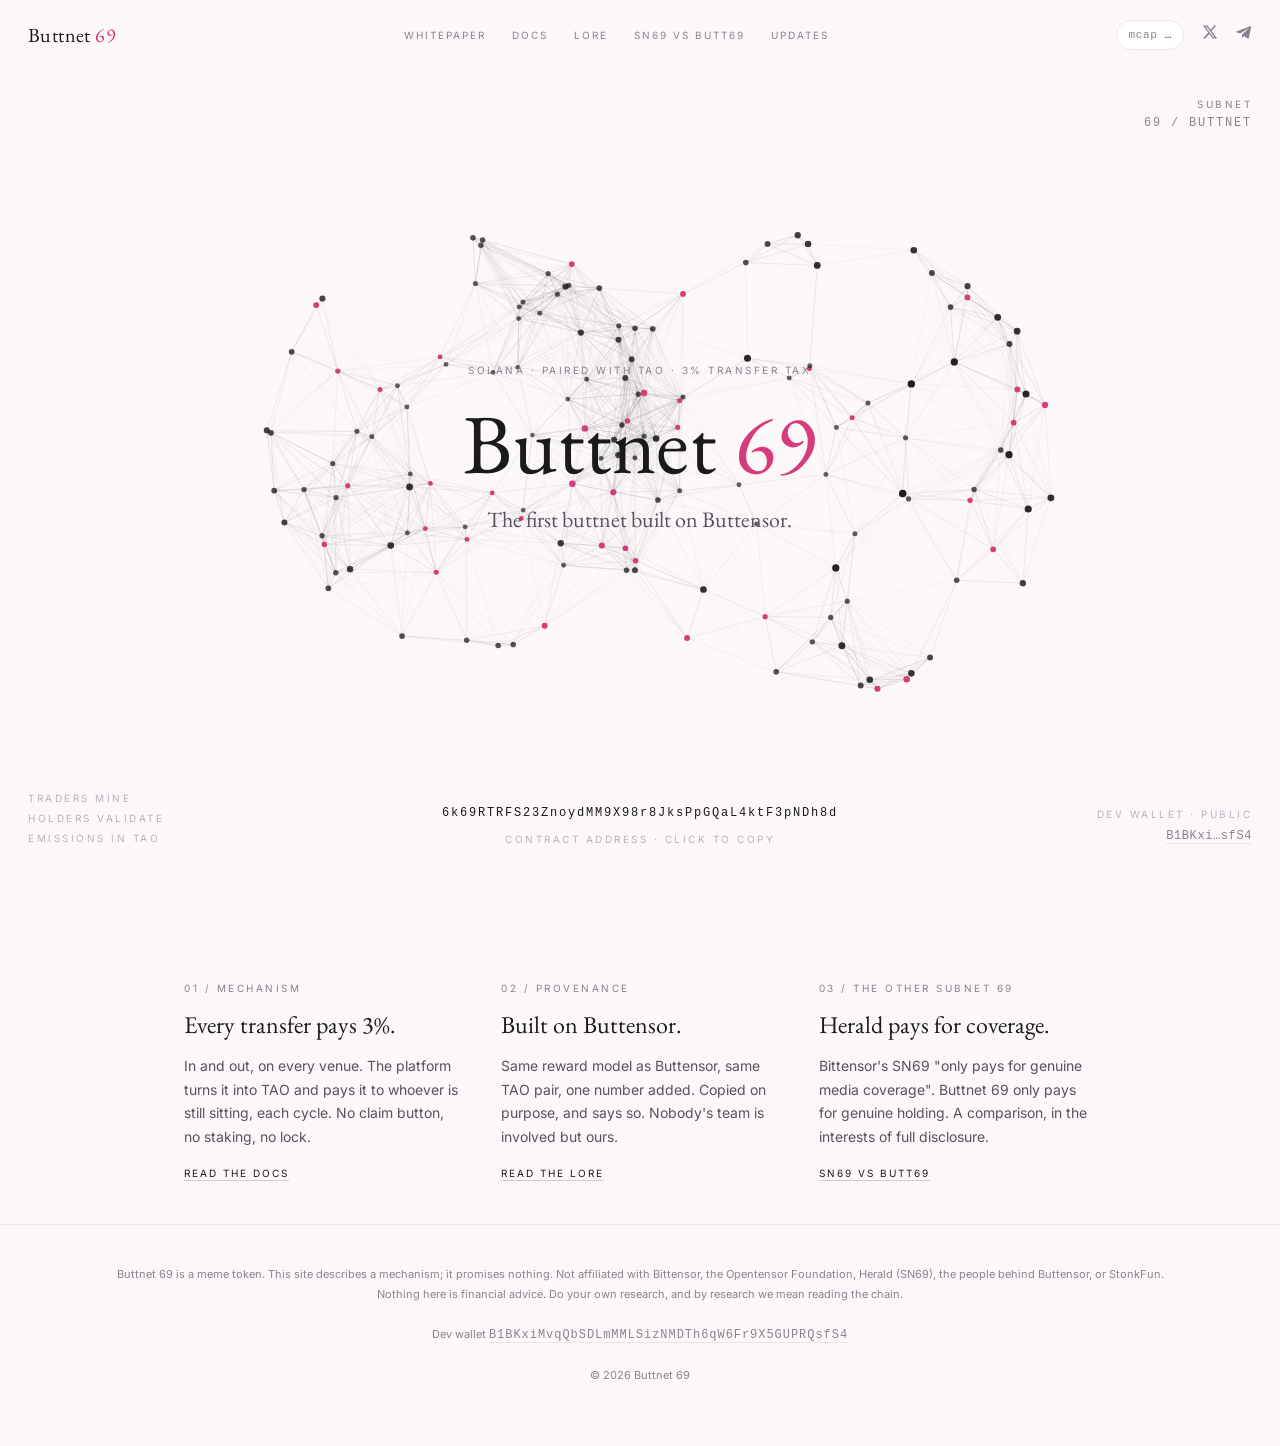
<file: index.html>
<!doctype html>
<html lang="en">
<head>
<meta charset="utf-8"><meta name="viewport" content="width=device-width, initial-scale=1">
<title>Buttnet 69</title>
<meta name="description" content="Buttnet 69 — the first buttnet built on Buttensor. $BUTT69 on Solana, paired with TAO. 3% transfer tax, paid out to holders in TAO.">
<meta property="og:title" content="Buttnet 69"><meta property="og:description" content="The first buttnet built on Buttensor. Traders mine. Holders validate. Emissions in TAO."><meta property="og:image" content="https://buttnet69.fun/banner-1500x500.png"><meta property="og:url" content="https://buttnet69.fun/"><meta name="twitter:card" content="summary_large_image">
<link rel="icon" href="logo-512.png"><link rel="stylesheet" href="style.css">
<style>
.hero{position:relative;width:100%;height:100vh;min-height:640px;overflow:hidden;display:flex;align-items:center;justify-content:center}
canvas#net{position:absolute;inset:0;width:100%;height:100%}
.hero .top-right{position:absolute;top:96px;right:28px;text-align:right}
.hero .top-right .v{font-family:var(--mono);font-size:12px;letter-spacing:.15em;color:var(--mut)}
.hero .centre{position:relative;text-align:center;pointer-events:none}
.hero h1{font-family:var(--serif);font-weight:400;font-size:clamp(44px,7vw,84px);letter-spacing:.01em;margin:0;line-height:1;color:var(--ink)}
.hero h1 span{color:var(--pink)}
.hero .tag{font-family:var(--serif);font-size:clamp(17px,2.2vw,22px);color:#5a5060;margin:16px 0 0}
.hero .big{display:none;margin-top:34px}
.hero .big .lbl{font-size:10px;letter-spacing:.3em;text-transform:uppercase;color:var(--mut);margin-bottom:6px}
.hero .big .num{font-family:var(--serif);font-size:clamp(44px,7vw,80px);line-height:1;color:var(--pink);font-variant-numeric:tabular-nums;letter-spacing:.02em}
.hero .big .num span{color:var(--mut2);font-size:.45em;margin:0 .1em}
.hero .bottom{position:absolute;bottom:52px;left:0;right:0;text-align:center}
.hero .ca{font-family:var(--mono);font-size:12px;letter-spacing:.15em;color:var(--mut);user-select:all;cursor:text}
.hero .ca.live{color:var(--ink);cursor:pointer}
.hero .cd{font-size:10px;letter-spacing:.25em;text-transform:uppercase;color:var(--mut2);margin-top:8px}
.hero .bl{position:absolute;bottom:52px;left:28px}
.hero .br{position:absolute;bottom:52px;right:28px;text-align:right}
.hero .mini{font-size:10px;letter-spacing:.25em;text-transform:uppercase;color:var(--mut2);line-height:2}
.below{max-width:960px;margin:0 auto;padding:80px 24px 40px;display:grid;grid-template-columns:repeat(auto-fit,minmax(260px,1fr));gap:40px}
.below h3{font-family:var(--serif);font-weight:400;font-size:24px;margin:8px 0 8px}
.below p{color:#5a5060;font-size:14px;margin:0 0 10px}
.below a.more{font-size:10px;letter-spacing:.2em;text-transform:uppercase;border-bottom:1px solid rgba(26,26,26,.2);padding-bottom:1px}
@media(max-width:820px){.hero .top-right,.hero .bl,.hero .br{display:none}}
</style>
</head>
<body>
<div class="hero">
  <canvas id="net"></canvas>
  <div class="top-right"><div class="label">Subnet</div><div class="v">69 / BUTTNET</div></div>
  <div class="centre">
    <div class="label" style="margin-bottom:22px">Solana · paired with TAO · 3% transfer tax</div>
    <h1>Buttnet <span>69</span></h1>
    <p class="tag">The first buttnet built on Buttensor.</p>
    <div class="big" id="big"><div class="lbl">Buttnet 69 registers in</div><div class="num" id="bignum"></div></div>
  </div>
  <div class="bl"><div class="mini">Traders mine<br>Holders validate<br>Emissions in TAO</div></div>
  <div class="br"><div class="mini">Dev wallet · public<br><a class="mono" style="letter-spacing:.05em;text-transform:none;color:var(--mut);border-bottom:1px solid var(--line)" id="devshort" target="_blank" rel="noopener"></a></div></div>
  <div class="bottom"><div class="ca" id="ca" onclick="copyCA(this)"></div><div class="cd" id="cd"></div></div>
</div>

<section class="below">
  <div><div class="label">01 / Mechanism</div><h3>Every transfer pays 3%.</h3><p>In and out, on every venue. The platform turns it into TAO and pays it to whoever is still sitting, each cycle. No claim button, no staking, no lock.</p><a class="more" href="docs.html">Read the docs</a></div>
  <div><div class="label">02 / Provenance</div><h3>Built on Buttensor.</h3><p>Same reward model as Buttensor, same TAO pair, one number added. Copied on purpose, and says so. Nobody's team is involved but ours.</p><a class="more" href="lore.html">Read the lore</a></div>
  <div><div class="label">03 / The other Subnet 69</div><h3>Herald pays for coverage.</h3><p>Bittensor's SN69 "only pays for genuine media coverage". Buttnet 69 only pays for genuine holding. A comparison, in the interests of full disclosure.</p><a class="more" href="vs.html">SN69 vs BUTT69</a></div>
</section>

<script src="site.js?v=4"></script>
<script>
header("");footer();
const ds=document.getElementById("devshort");ds.textContent=CFG.DEV_WALLET.slice(0,6)+"…"+CFG.DEV_WALLET.slice(-4);ds.href="https://solscan.io/account/"+CFG.DEV_WALLET;
(function(){
  const ca=document.getElementById("ca"),cd=document.getElementById("cd");
  if(CFG.MINT){ca.textContent=CFG.MINT;ca.classList.add("live");cd.textContent="contract address · click to copy";}
  else if(!CFG.LAUNCH_UTC){ca.textContent="ca posted here, on x and in the telegram";cd.textContent="registration date announced on x and in the telegram first · nowhere else";
    const big=document.getElementById("big"),bn=document.getElementById("bignum");big.style.display="block";big.querySelector(".lbl").textContent="Buttnet 69 registers";bn.textContent="soon";}
  else{const t=new Date(CFG.LAUNCH_UTC);ca.textContent="ca posted here, on x and in the telegram";cd.textContent="nowhere else";
    const big=document.getElementById("big"),bn=document.getElementById("bignum");big.style.display="block";
    const p2=n=>String(n).padStart(2,'0');
    const tick=()=>{const ms=t-Date.now();if(ms<=0){big.querySelector(".lbl").textContent="Buttnet 69 is registering";bn.innerHTML="now";cd.textContent="check x and the telegram for the ca";return;}const h=Math.floor(ms/36e5),m=Math.floor(ms%36e5/6e4),s=Math.floor(ms%6e4/1e3);bn.innerHTML=`${p2(h)}<span>h</span>${p2(m)}<span>m</span>${p2(s)}<span>s</span>`;};tick();setInterval(tick,1000);}
})();
/* node graph — two lobes of points on a slowly rotating sphere, edges by proximity */
(function(){
  const c=document.getElementById("net"),x=c.getContext("2d");let W,H,DPR;
  function size(){DPR=Math.min(devicePixelRatio||1,2);W=c.clientWidth;H=c.clientHeight;c.width=W*DPR;c.height=H*DPR;x.setTransform(DPR,0,0,DPR,0,0);}
  size();addEventListener("resize",size);
  const N=150,pts=[];
  for(let i=0;i<N;i++){const u=Math.random(),v=Math.random(),th=2*Math.PI*u,ph=Math.acos(2*v-1);
    const lobe=i%2?-1:1;const r=1;pts.push({x:r*Math.sin(ph)*Math.cos(th)*0.72+lobe*0.62,y:r*Math.sin(ph)*Math.sin(th)*0.78+0.05,z:r*Math.cos(ph)*0.72,p:Math.random()*6.28});}
  let mx=0,my=0;addEventListener("mousemove",e=>{mx=(e.clientX/W-.5)*2;my=(e.clientY/H-.5)*2;});
  let a=0;
  function draw(){a+=0.0028;const R=Math.min(W,H)*0.30,cx=W/2,cy=H/2-10;const ry=a+mx*0.4,rx=0.3+my*0.25;
    const P=pts.map(p=>{let X=p.x,Y=p.y,Z=p.z;let X2=X*Math.cos(ry)+Z*Math.sin(ry),Z2=-X*Math.sin(ry)+Z*Math.cos(ry);let Y2=Y*Math.cos(rx)-Z2*Math.sin(rx),Z3=Y*Math.sin(rx)+Z2*Math.cos(rx);const d=1/(1+Z3*0.45);return{sx:cx+X2*R*d,sy:cy+Y2*R*d,d,z:Z3,p:p.p};});
    x.clearRect(0,0,W,H);
    for(let i=0;i<N;i++)for(let j=i+1;j<N;j++){const A=P[i],B=P[j],dx=A.sx-B.sx,dy=A.sy-B.sy,dd=dx*dx+dy*dy;if(dd<(R*0.42)**2){const t=1-Math.sqrt(dd)/(R*0.42);x.strokeStyle=`rgba(26,26,26,${0.05+t*0.16})`;x.lineWidth=0.6;x.beginPath();x.moveTo(A.sx,A.sy);x.lineTo(B.sx,B.sy);x.stroke();}}
    for(const p of P){const s=1.2+p.d*1.6;const pulse=0.5+0.5*Math.sin(a*6+p.p);x.fillStyle=pulse>0.85?"#d63c7c":`rgba(26,26,26,${0.35+p.d*0.4})`;x.beginPath();x.arc(p.sx,p.sy,s,0,6.28);x.fill();}
    requestAnimationFrame(draw);}
  draw();
})();
</script>
</body>
</html>
</file>
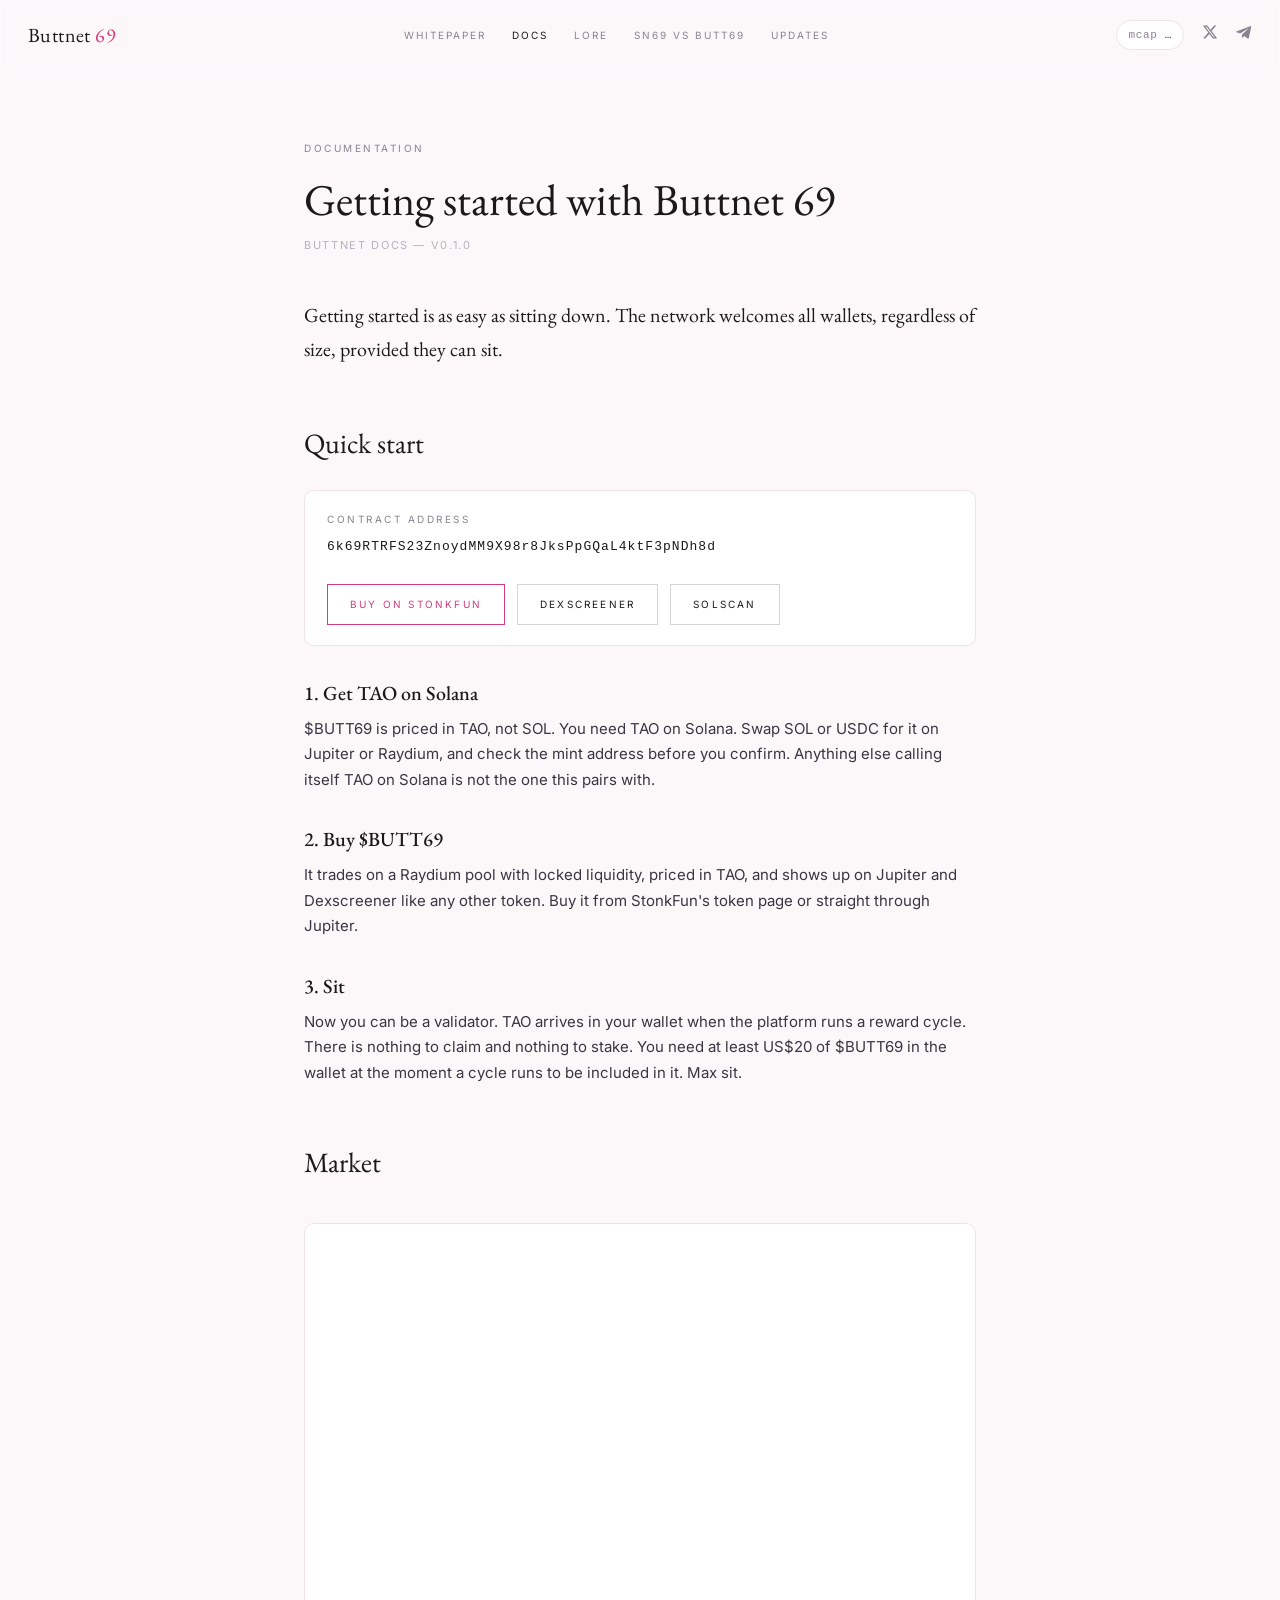
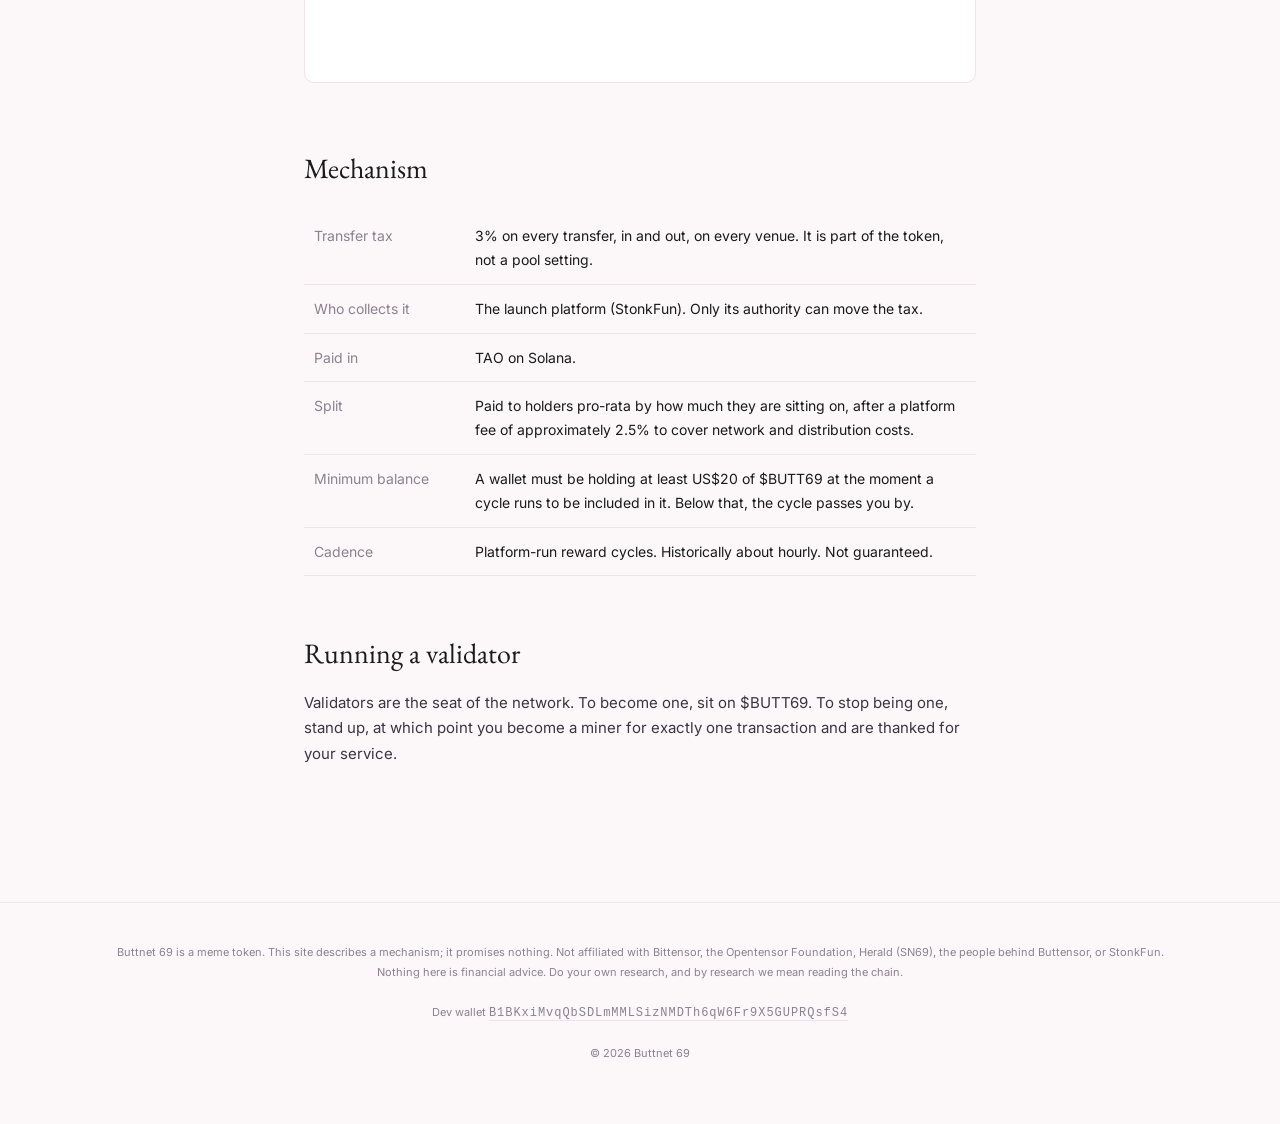
<file: docs.html>
<!doctype html>
<html lang="en">
<head>
<meta charset="utf-8"><meta name="viewport" content="width=device-width, initial-scale=1">
<title>Docs — Buttnet 69</title>
<link rel="icon" href="logo-512.png"><link rel="stylesheet" href="style.css">
<style>
details{border-bottom:1px solid var(--line);padding:14px 0}summary{cursor:pointer;font-family:var(--serif);font-size:18px;list-style:none}summary::-webkit-details-marker{display:none}
details p{margin:10px 0 0}
.stat{display:grid;grid-template-columns:repeat(auto-fit,minmax(140px,1fr));gap:12px;margin:18px 0}
.stat div{background:#fff;border:1px solid var(--line);border-radius:8px;padding:12px 14px}
.stat b{display:block;font-family:var(--serif);font-size:22px;font-weight:400}.stat span{font-size:10px;letter-spacing:.2em;text-transform:uppercase;color:var(--mut)}
iframe.chart{width:100%;height:460px;border:1px solid var(--line);border-radius:10px;background:#fff}
</style>
</head>
<body>
<main class="page">
  <div class="label kicker">Documentation</div>
  <h1>Getting started with Buttnet 69</h1>
  <div class="byline">Buttnet Docs — v0.1.0</div>

  <p class="lead">Getting started is as easy as sitting down. The network welcomes all wallets, regardless of size, provided they can sit.</p>

  <h2>Quick start</h2>
  <div class="box">
    <div class="label" style="margin-bottom:8px">Contract address</div>
    <div class="mono" id="ca" style="font-size:13px;user-select:all;word-break:break-all"></div>
    <div class="btnrow" id="btns"></div>
  </div>
  <h3>1. Get TAO on Solana</h3>
  <p>$BUTT69 is priced in TAO, not SOL. You need TAO on Solana. Swap SOL or USDC for it on Jupiter or Raydium, and check the mint address before you confirm. Anything else calling itself TAO on Solana is not the one this pairs with.</p>
  <h3>2. Buy $BUTT69</h3>
  <p>It trades on a Raydium pool with locked liquidity, priced in TAO, and shows up on Jupiter and Dexscreener like any other token. Buy it from StonkFun's token page or straight through Jupiter.</p>
  <h3>3. Sit</h3>
  <p>Now you can be a validator. TAO arrives in your wallet when the platform runs a reward cycle. There is nothing to claim and nothing to stake. You need at least US$20 of $BUTT69 in the wallet at the moment a cycle runs to be included in it. Max sit.</p>

  <h2>Market</h2>
  <div class="stat" id="stats"></div>
  <div id="chart"></div>

  <h2>Mechanism</h2>
  <table>
    <tr><td>Transfer tax</td><td>3% on every transfer, in and out, on every venue. It is part of the token, not a pool setting.</td></tr>
    <tr><td>Who collects it</td><td>The launch platform (StonkFun). Only its authority can move the tax.</td></tr>
    <tr><td>Paid in</td><td>TAO on Solana.</td></tr>
    <tr><td>Split</td><td>Paid to holders pro-rata by how much they are sitting on, after a platform fee of approximately 2.5% to cover network and distribution costs.</td></tr>
    <tr><td>Minimum balance</td><td>A wallet must be holding at least US$20 of $BUTT69 at the moment a cycle runs to be included in it. Below that, the cycle passes you by.</td></tr>
    <tr><td>Cadence</td><td>Platform-run reward cycles. Historically about hourly. Not guaranteed.</td></tr>
  </table>

  <h2>Running a validator</h2>
  <p>Validators are the seat of the network. To become one, sit on $BUTT69. To stop being one, stand up, at which point you become a miner for exactly one transaction and are thanked for your service.</p>

</main>
<script src="site.js?v=4"></script>
<script>
header("docs");footer();
const ca=document.getElementById("ca"),btns=document.getElementById("btns");
if(CFG.MINT){ca.textContent=CFG.MINT;
  btns.innerHTML=`<a class="btn pink" href="https://www.stonkfun.xyz/token/${CFG.MINT}" target="_blank" rel="noopener">Buy on StonkFun</a><a class="btn" href="https://dexscreener.com/solana/${CFG.MINT}" target="_blank" rel="noopener">Dexscreener</a><a class="btn" href="https://solscan.io/token/${CFG.MINT}" target="_blank" rel="noopener">Solscan</a>`;
  document.getElementById("chart").innerHTML=`<iframe class="chart" src="https://dexscreener.com/solana/${CFG.MINT}?embed=1&theme=light&trades=0&info=0" loading="lazy"></iframe>`;
  fetch(`https://api.dexscreener.com/latest/dex/tokens/${CFG.MINT}`).then(r=>r.json()).then(d=>{
    const ps=(d.pairs||[]).filter(p=>p.chainId==="solana").sort((a,b)=>((b.liquidity||{}).usd||0)-((a.liquidity||{}).usd||0));
    if(!ps.length){document.getElementById("stats").innerHTML='<div><b>—</b><span>indexing</span></div>';return;}
    const p=ps[0],vol=ps.reduce((s,x)=>s+((x.volume||{}).h24||0),0);
    document.getElementById("stats").innerHTML=`<div><b>$${Number(p.priceUsd).toPrecision(3)}</b><span>price</span></div><div><b>${fmt(p.marketCap||p.fdv)}</b><span>market cap</span></div><div><b>${fmt((p.liquidity||{}).usd)}</b><span>liquidity</span></div><div><b>${fmt(vol)}</b><span>24h volume</span></div>`;
  }).catch(()=>{});
} else {
  ca.textContent="posted at launch — here, on x and in the telegram";
  btns.innerHTML=`<a class="btn" href="${CFG.TG}" target="_blank" rel="noopener">Telegram</a><a class="btn" href="${CFG.X}" target="_blank" rel="noopener">X</a>`;
  document.getElementById("stats").innerHTML='<div><b>—</b><span>pre-launch</span></div>';
  document.getElementById("chart").innerHTML='<p class="fine">Chart appears when the pair is live.</p>';
}
</script>
</body>
</html>
</file>
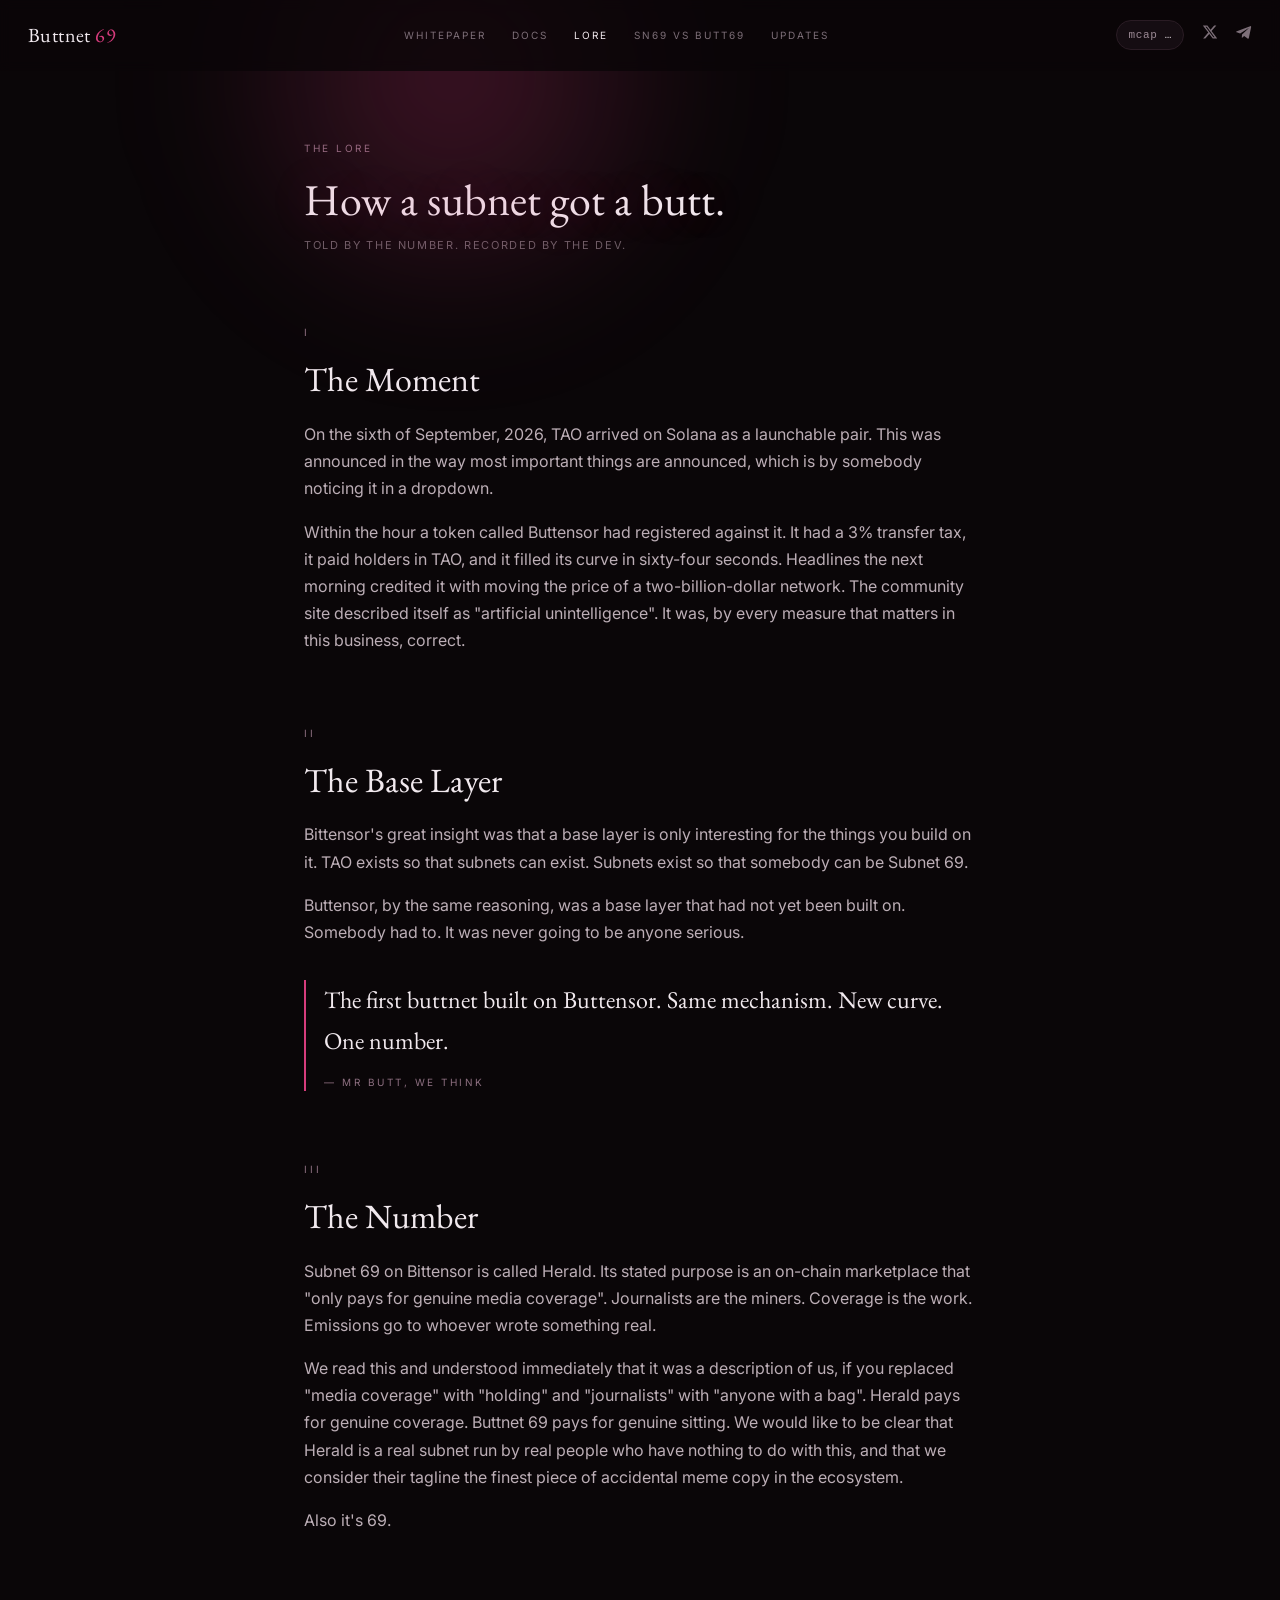
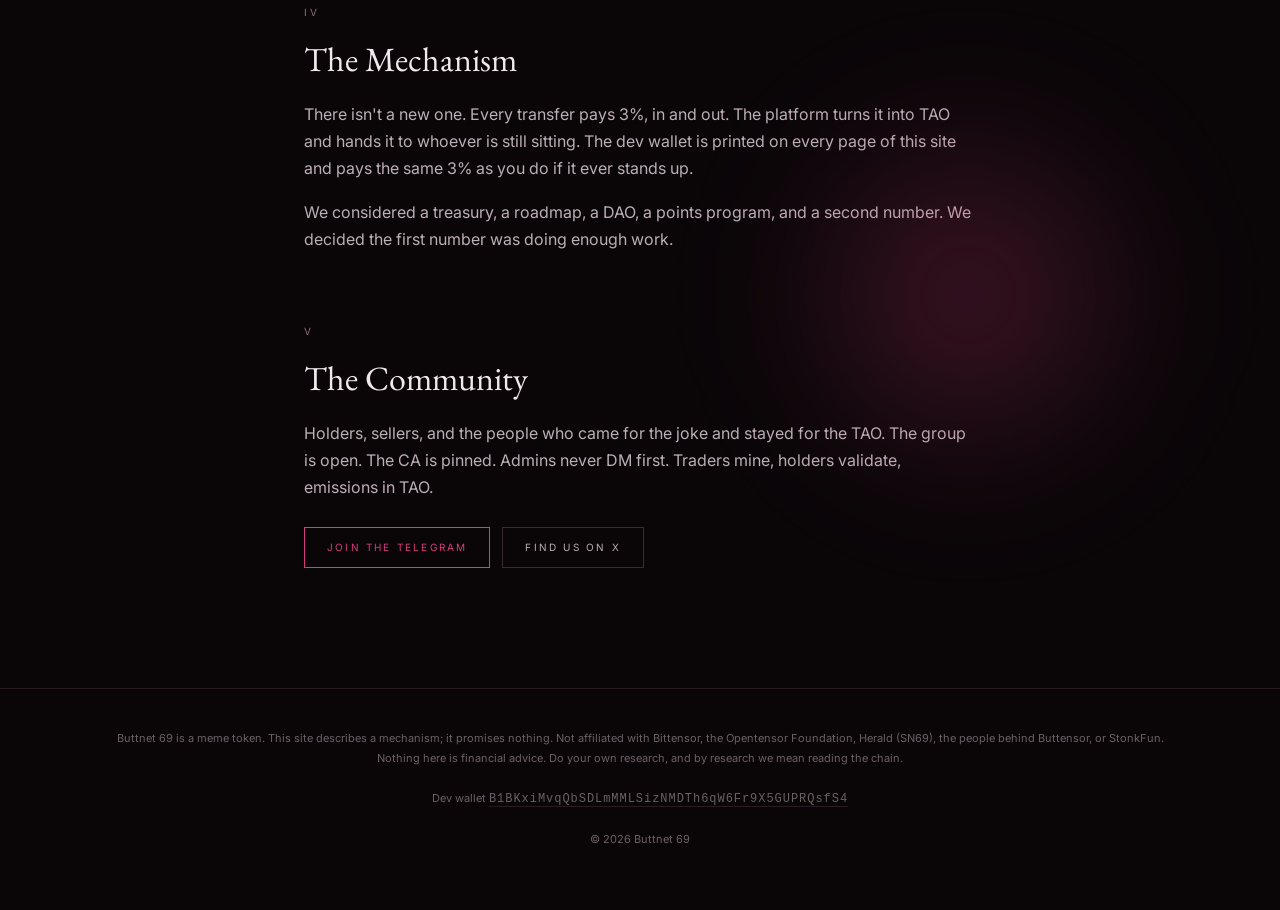
<file: lore.html>
<!doctype html>
<html lang="en">
<head>
<meta charset="utf-8"><meta name="viewport" content="width=device-width, initial-scale=1">
<title>The Lore — Buttnet 69</title>
<link rel="icon" href="logo-512.png"><link rel="stylesheet" href="style.css">
<style>
.lore{position:relative;overflow:hidden}
.lore .page h2{font-size:34px;margin-top:70px}
.lore .page h2 small{display:block;font-family:var(--sans);font-size:10px;letter-spacing:.3em;text-transform:uppercase;color:#8d6f80;margin-bottom:10px}
.lore .page p{font-size:16px}
.pull{font-family:var(--serif);font-size:24px;color:#f1e9ee;border-left:2px solid var(--pink);padding-left:18px;margin:34px 0}
</style>
</head>
<body class="dark">
<div class="lore">
<div class="amb" style="top:-8%;left:15%;width:520px;height:520px"></div>
<div class="amb" style="bottom:8%;right:8%;width:420px;height:420px"></div>
<main class="page">
  <div class="label kicker">The Lore</div>
  <h1 class="glow">How a subnet got a butt.</h1>
  <div class="byline" style="color:#6b5f66">Told by the number. Recorded by the dev.</div>

  <h2><small>I</small>The Moment</h2>
  <p>On the sixth of September, 2026, TAO arrived on Solana as a launchable pair. This was announced in the way most important things are announced, which is by somebody noticing it in a dropdown.</p>
  <p>Within the hour a token called Buttensor had registered against it. It had a 3% transfer tax, it paid holders in TAO, and it filled its curve in sixty-four seconds. Headlines the next morning credited it with moving the price of a two-billion-dollar network. The community site described itself as "artificial unintelligence". It was, by every measure that matters in this business, correct.</p>

  <h2><small>II</small>The Base Layer</h2>
  <p>Bittensor's great insight was that a base layer is only interesting for the things you build on it. TAO exists so that subnets can exist. Subnets exist so that somebody can be Subnet 69.</p>
  <p>Buttensor, by the same reasoning, was a base layer that had not yet been built on. Somebody had to. It was never going to be anyone serious.</p>
  <div class="pull">The first buttnet built on Buttensor. Same mechanism. New curve. One number.<div class="label" style="margin-top:12px;color:#8d6f80">— Mr Butt, we think</div></div>

  <h2><small>III</small>The Number</h2>
  <p>Subnet 69 on Bittensor is called Herald. Its stated purpose is an on-chain marketplace that "only pays for genuine media coverage". Journalists are the miners. Coverage is the work. Emissions go to whoever wrote something real.</p>
  <p>We read this and understood immediately that it was a description of us, if you replaced "media coverage" with "holding" and "journalists" with "anyone with a bag". Herald pays for genuine coverage. Buttnet 69 pays for genuine sitting. We would like to be clear that Herald is a real subnet run by real people who have nothing to do with this, and that we consider their tagline the finest piece of accidental meme copy in the ecosystem.</p>
  <p>Also it's 69.</p>

  <h2><small>IV</small>The Mechanism</h2>
  <p>There isn't a new one. Every transfer pays 3%, in and out. The platform turns it into TAO and hands it to whoever is still sitting. The dev wallet is printed on every page of this site and pays the same 3% as you do if it ever stands up.</p>
  <p>We considered a treasury, a roadmap, a DAO, a points program, and a second number. We decided the first number was doing enough work.</p>

  <h2><small>V</small>The Community</h2>
  <p>Holders, sellers, and the people who came for the joke and stayed for the TAO. The group is open. The CA is pinned. Admins never DM first. Traders mine, holders validate, emissions in TAO.</p>
  <div class="btnrow"><a class="btn pink" id="tgbtn" target="_blank" rel="noopener">Join the Telegram</a><a class="btn" id="xbtn" target="_blank" rel="noopener" style="color:#bcaeb6;border-color:#3a2a33">Find us on X</a></div>
</main>
</div>
<script src="site.js?v=4"></script><script>header("lore");footer();document.getElementById("tgbtn").href=CFG.TG;document.getElementById("xbtn").href=CFG.X;</script>
</body>
</html>
</file>
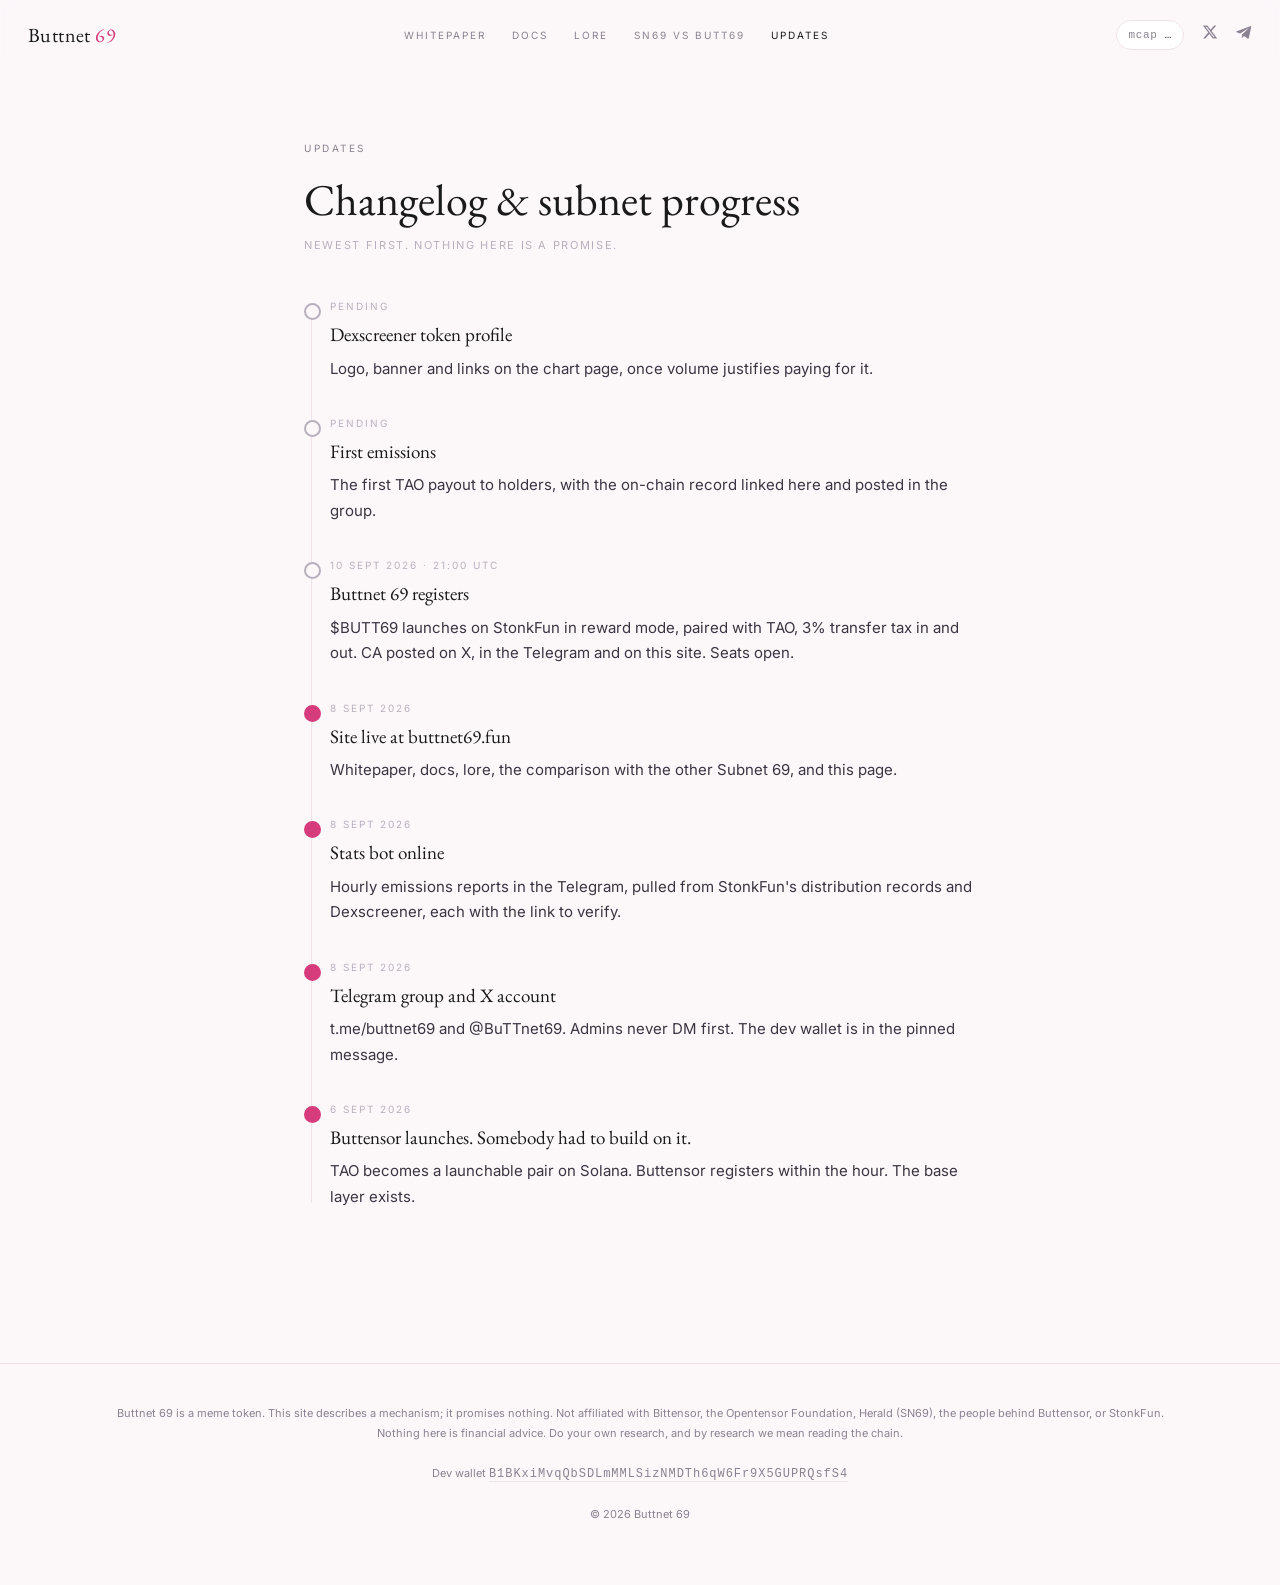
<file: updates.html>
<!doctype html>
<html lang="en">
<head>
<meta charset="utf-8"><meta name="viewport" content="width=device-width, initial-scale=1">
<title>Updates — Buttnet 69</title>
<link rel="icon" href="logo-512.png"><link rel="stylesheet" href="style.css">
</head>
<body>
<main class="page">
  <div class="label kicker">Updates</div>
  <h1>Changelog &amp; subnet progress</h1>
  <div class="byline">Newest first. Nothing here is a promise.</div>

  <div class="tl">
    <div class="it todo"><div class="d">Pending</div><div class="t">Dexscreener token profile</div><p>Logo, banner and links on the chart page, once volume justifies paying for it.</p></div>
    <div class="it todo"><div class="d">Pending</div><div class="t">First emissions</div><p>The first TAO payout to holders, with the on-chain record linked here and posted in the group.</p></div>
    <div class="it todo"><div class="d">10 Sept 2026 · 21:00 UTC</div><div class="t">Buttnet 69 registers</div><p>$BUTT69 launches on StonkFun in reward mode, paired with TAO, 3% transfer tax in and out. CA posted on X, in the Telegram and on this site. Seats open.</p></div>
    <div class="it done"><div class="d">8 Sept 2026</div><div class="t">Site live at buttnet69.fun</div><p>Whitepaper, docs, lore, the comparison with the other Subnet 69, and this page.</p></div>
    <div class="it done"><div class="d">8 Sept 2026</div><div class="t">Stats bot online</div><p>Hourly emissions reports in the Telegram, pulled from StonkFun's distribution records and Dexscreener, each with the link to verify.</p></div>
    <div class="it done"><div class="d">8 Sept 2026</div><div class="t">Telegram group and X account</div><p>t.me/buttnet69 and @BuTTnet69. Admins never DM first. The dev wallet is in the pinned message.</p></div>
    <div class="it done"><div class="d">6 Sept 2026</div><div class="t">Buttensor launches. Somebody had to build on it.</div><p>TAO becomes a launchable pair on Solana. Buttensor registers within the hour. The base layer exists.</p></div>
  </div>
</main>
<script src="site.js?v=4"></script><script>header("updates");footer();</script>
</body>
</html>
</file>
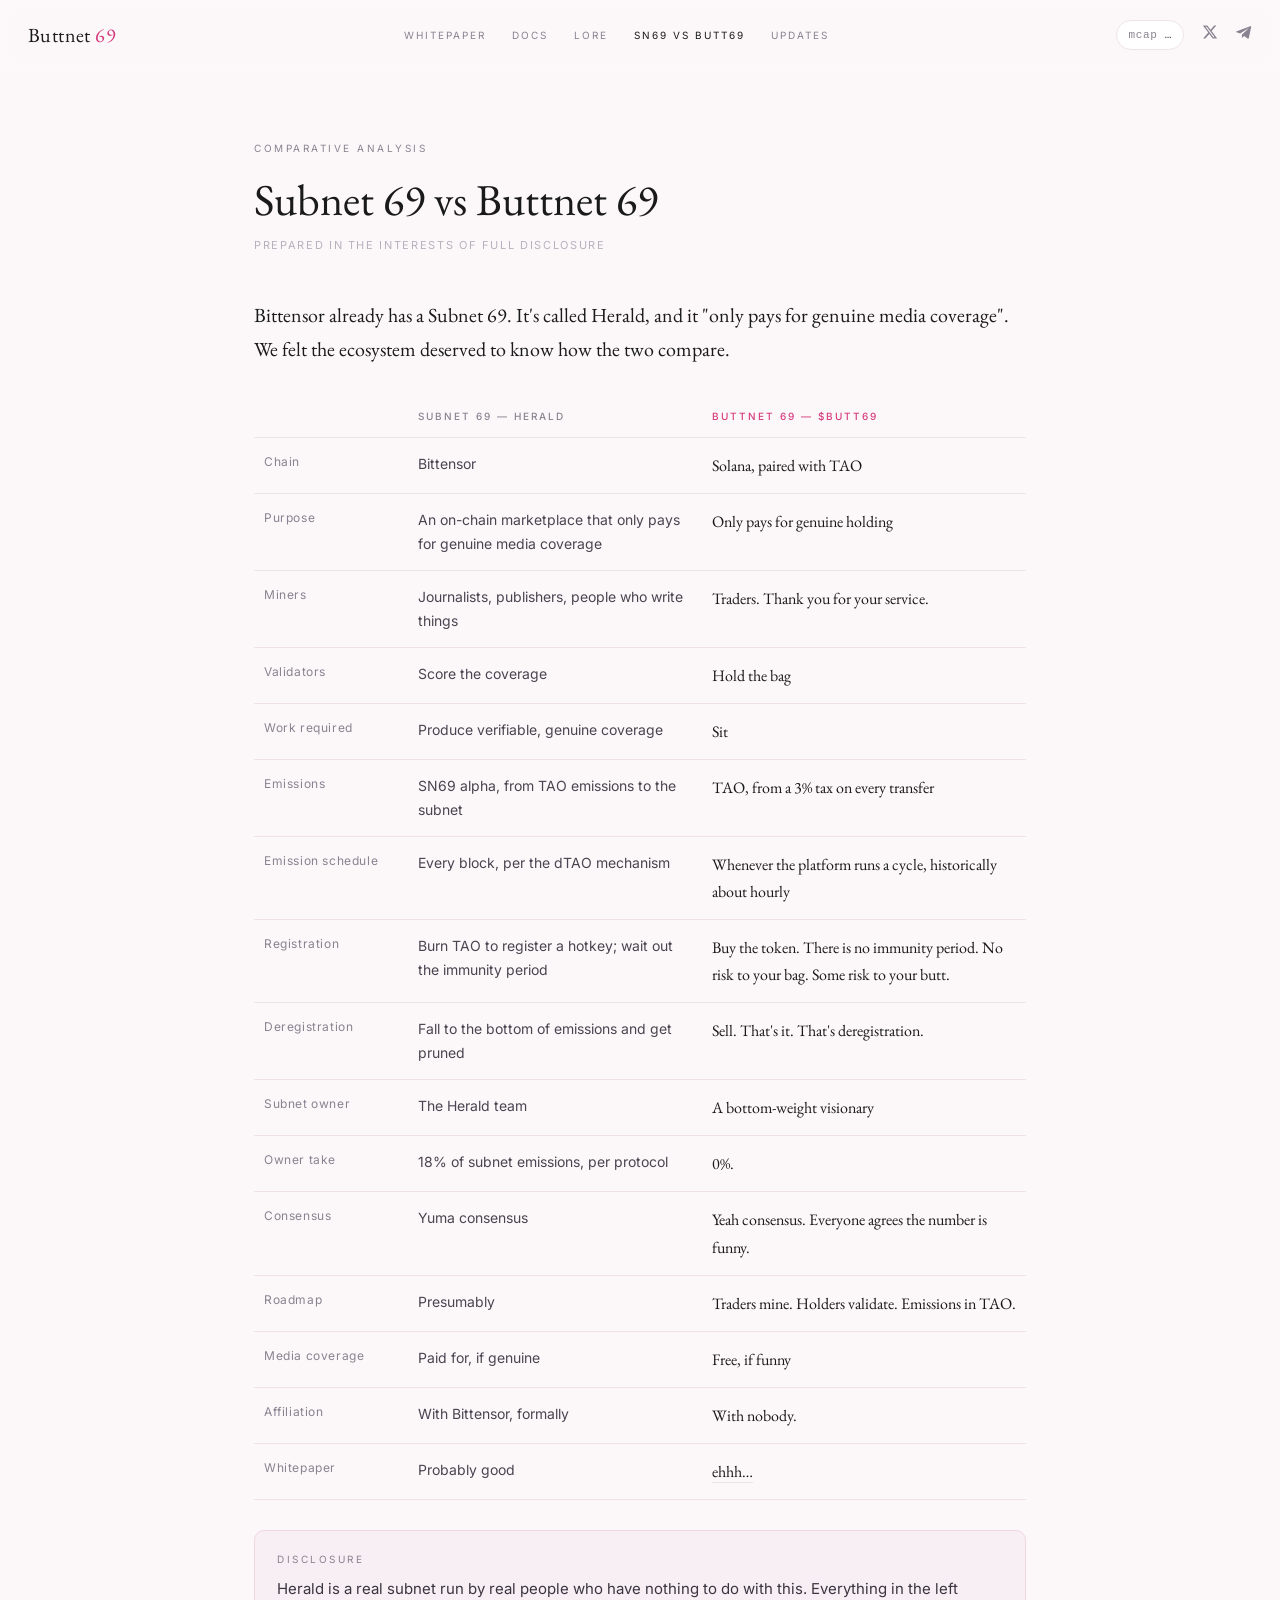
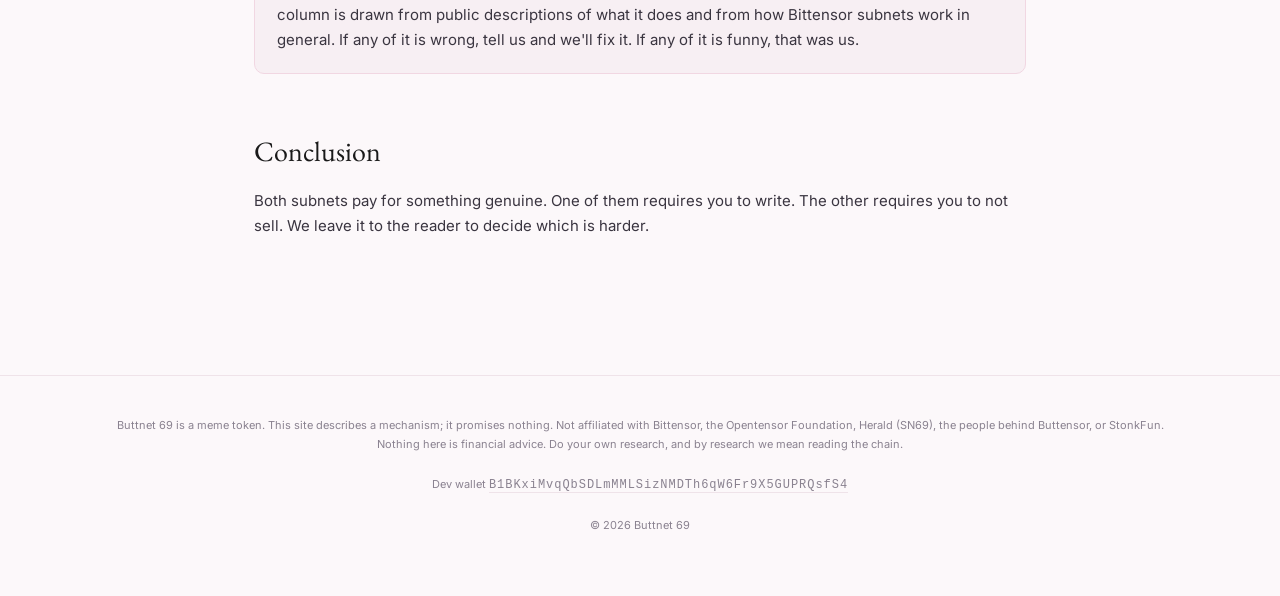
<file: vs.html>
<!doctype html>
<html lang="en">
<head>
<meta charset="utf-8"><meta name="viewport" content="width=device-width, initial-scale=1">
<title>SN69 vs BUTT69 — Buttnet 69</title>
<link rel="icon" href="logo-512.png"><link rel="stylesheet" href="style.css">
<style>
.cmp{width:100%;border-collapse:collapse;margin:30px 0;font-size:14px}
.cmp th{font-size:10px;letter-spacing:.2em;text-transform:uppercase;color:var(--mut);font-weight:500;padding:12px 10px;border-bottom:1px solid var(--line);text-align:left}
.cmp th.b{color:var(--pink)}
.cmp td{padding:14px 10px;border-bottom:1px solid var(--line);vertical-align:top}
.cmp td:first-child{color:var(--mut);width:20%;font-size:12px;letter-spacing:.05em}
.cmp td:nth-child(2){color:#4a4450;width:38%}
.cmp td:nth-child(3){color:var(--ink);font-family:var(--serif);font-size:16px}
@media(max-width:640px){.cmp td:nth-child(2){display:none}.cmp th:nth-child(2){display:none}.cmp td:first-child{width:35%}}
</style>
</head>
<body>
<main class="page" style="max-width:820px">
  <div class="label kicker">Comparative analysis</div>
  <h1>Subnet 69 vs Buttnet 69</h1>
  <div class="byline">Prepared in the interests of full disclosure</div>
  <p class="lead">Bittensor already has a Subnet 69. It's called Herald, and it "only pays for genuine media coverage". We felt the ecosystem deserved to know how the two compare.</p>

  <table class="cmp">
    <thead><tr><th></th><th>Subnet 69 — Herald</th><th class="b">Buttnet 69 — $BUTT69</th></tr></thead>
    <tbody>
      <tr><td>Chain</td><td>Bittensor</td><td>Solana, paired with TAO</td></tr>
      <tr><td>Purpose</td><td>An on-chain marketplace that only pays for genuine media coverage</td><td>Only pays for genuine holding</td></tr>
      <tr><td>Miners</td><td>Journalists, publishers, people who write things</td><td>Traders. Thank you for your service.</td></tr>
      <tr><td>Validators</td><td>Score the coverage</td><td>Hold the bag</td></tr>
      <tr><td>Work required</td><td>Produce verifiable, genuine coverage</td><td>Sit</td></tr>
      <tr><td>Emissions</td><td>SN69 alpha, from TAO emissions to the subnet</td><td>TAO, from a 3% tax on every transfer</td></tr>
      <tr><td>Emission schedule</td><td>Every block, per the dTAO mechanism</td><td>Whenever the platform runs a cycle, historically about hourly</td></tr>
      <tr><td>Registration</td><td>Burn TAO to register a hotkey; wait out the immunity period</td><td>Buy the token. There is no immunity period. No risk to your bag. Some risk to your butt.</td></tr>
      <tr><td>Deregistration</td><td>Fall to the bottom of emissions and get pruned</td><td>Sell. That's it. That's deregistration.</td></tr>
      <tr><td>Subnet owner</td><td>The Herald team</td><td>A bottom-weight visionary</td></tr>
      <tr><td>Owner take</td><td>18% of subnet emissions, per protocol</td><td>0%.</td></tr>
      <tr><td>Consensus</td><td>Yuma consensus</td><td>Yeah consensus. Everyone agrees the number is funny.</td></tr>
      <tr><td>Roadmap</td><td>Presumably</td><td>Traders mine. Holders validate. Emissions in TAO.</td></tr>
      <tr><td>Media coverage</td><td>Paid for, if genuine</td><td>Free, if funny</td></tr>
      <tr><td>Affiliation</td><td>With Bittensor, formally</td><td>With nobody.</td></tr>
      <tr><td>Whitepaper</td><td>Probably good</td><td><a href="whitepaper.html" style="border-bottom:1px solid var(--line)">ehhh…</a></td></tr>
    </tbody>
  </table>

  <div class="box pink">
    <div class="label" style="margin-bottom:8px">Disclosure</div>
    <p style="margin:0">Herald is a real subnet run by real people who have nothing to do with this. Everything in the left column is drawn from public descriptions of what it does and from how Bittensor subnets work in general. If any of it is wrong, tell us and we'll fix it. If any of it is funny, that was us.</p>
  </div>

  <h2>Conclusion</h2>
  <p>Both subnets pay for something genuine. One of them requires you to write. The other requires you to not sell. We leave it to the reader to decide which is harder.</p>
</main>
<script src="site.js?v=4"></script><script>header("vs");footer();</script>
</body>
</html>
</file>
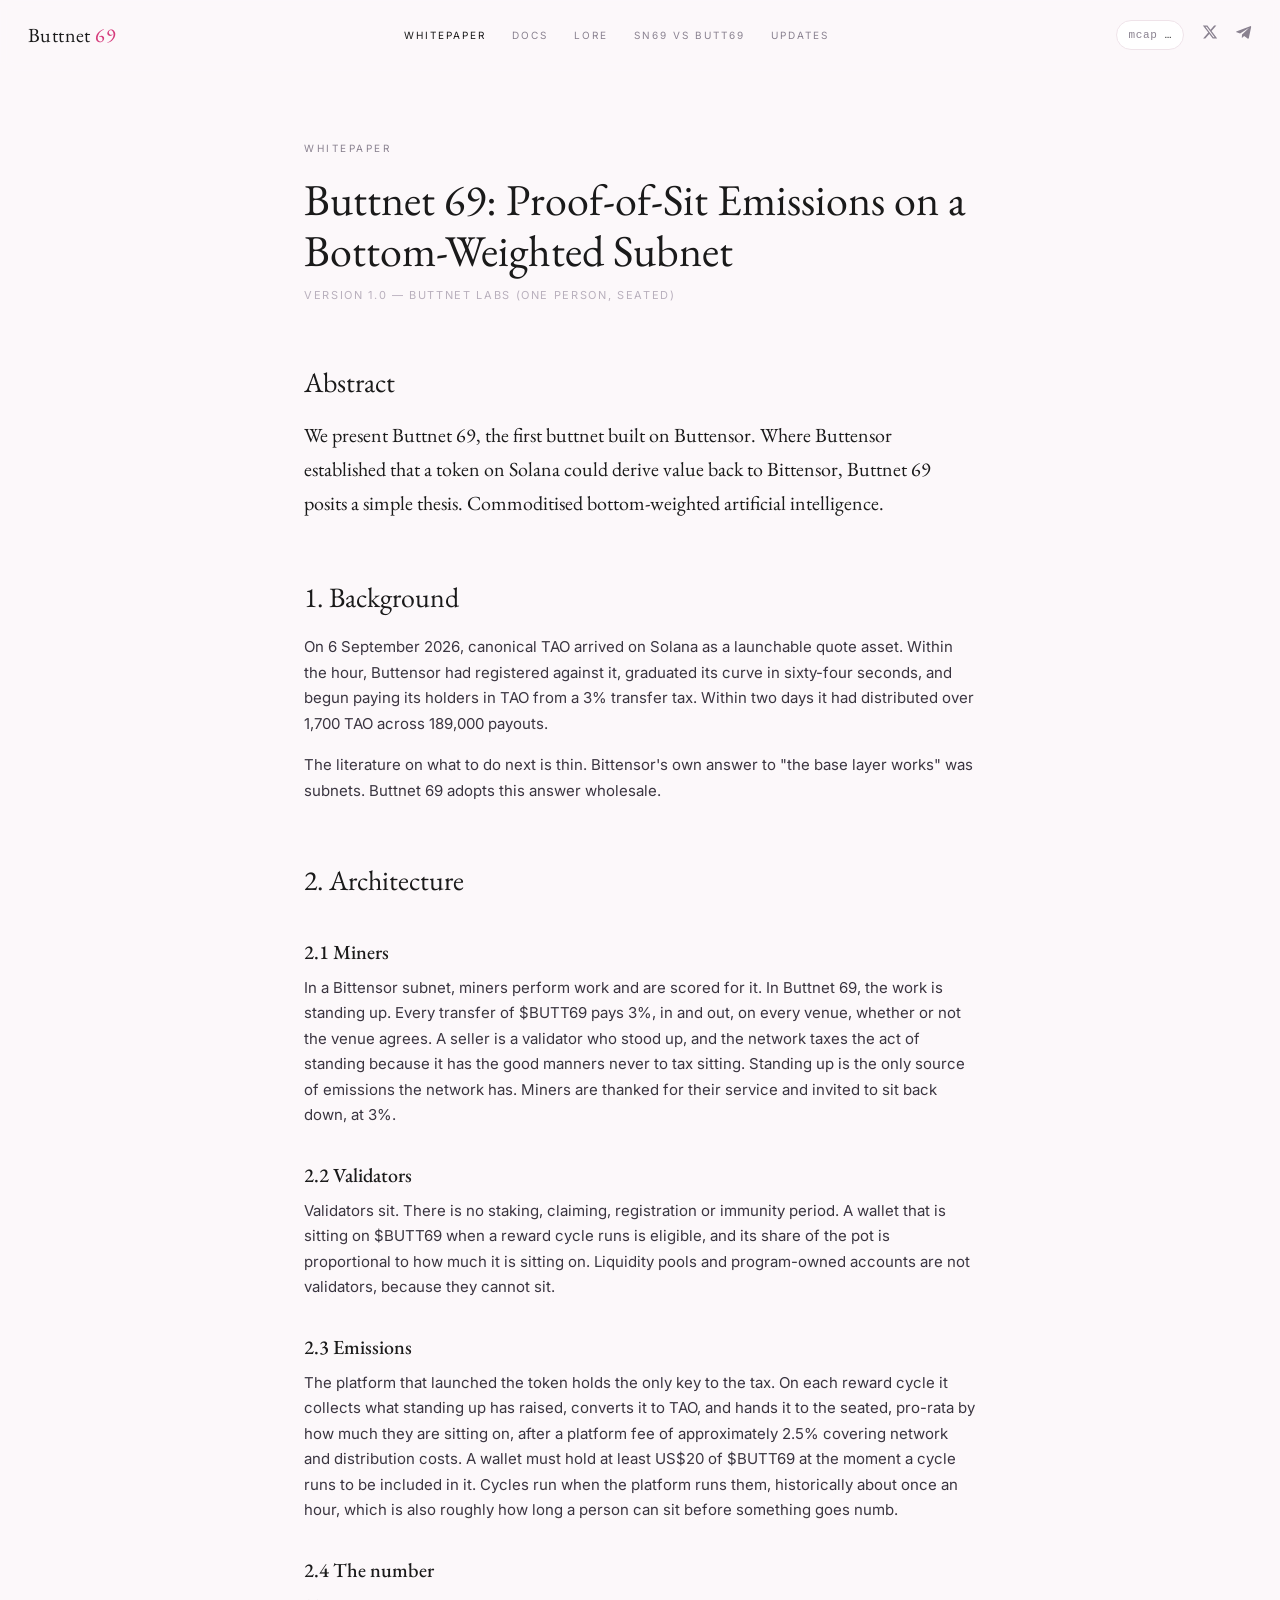
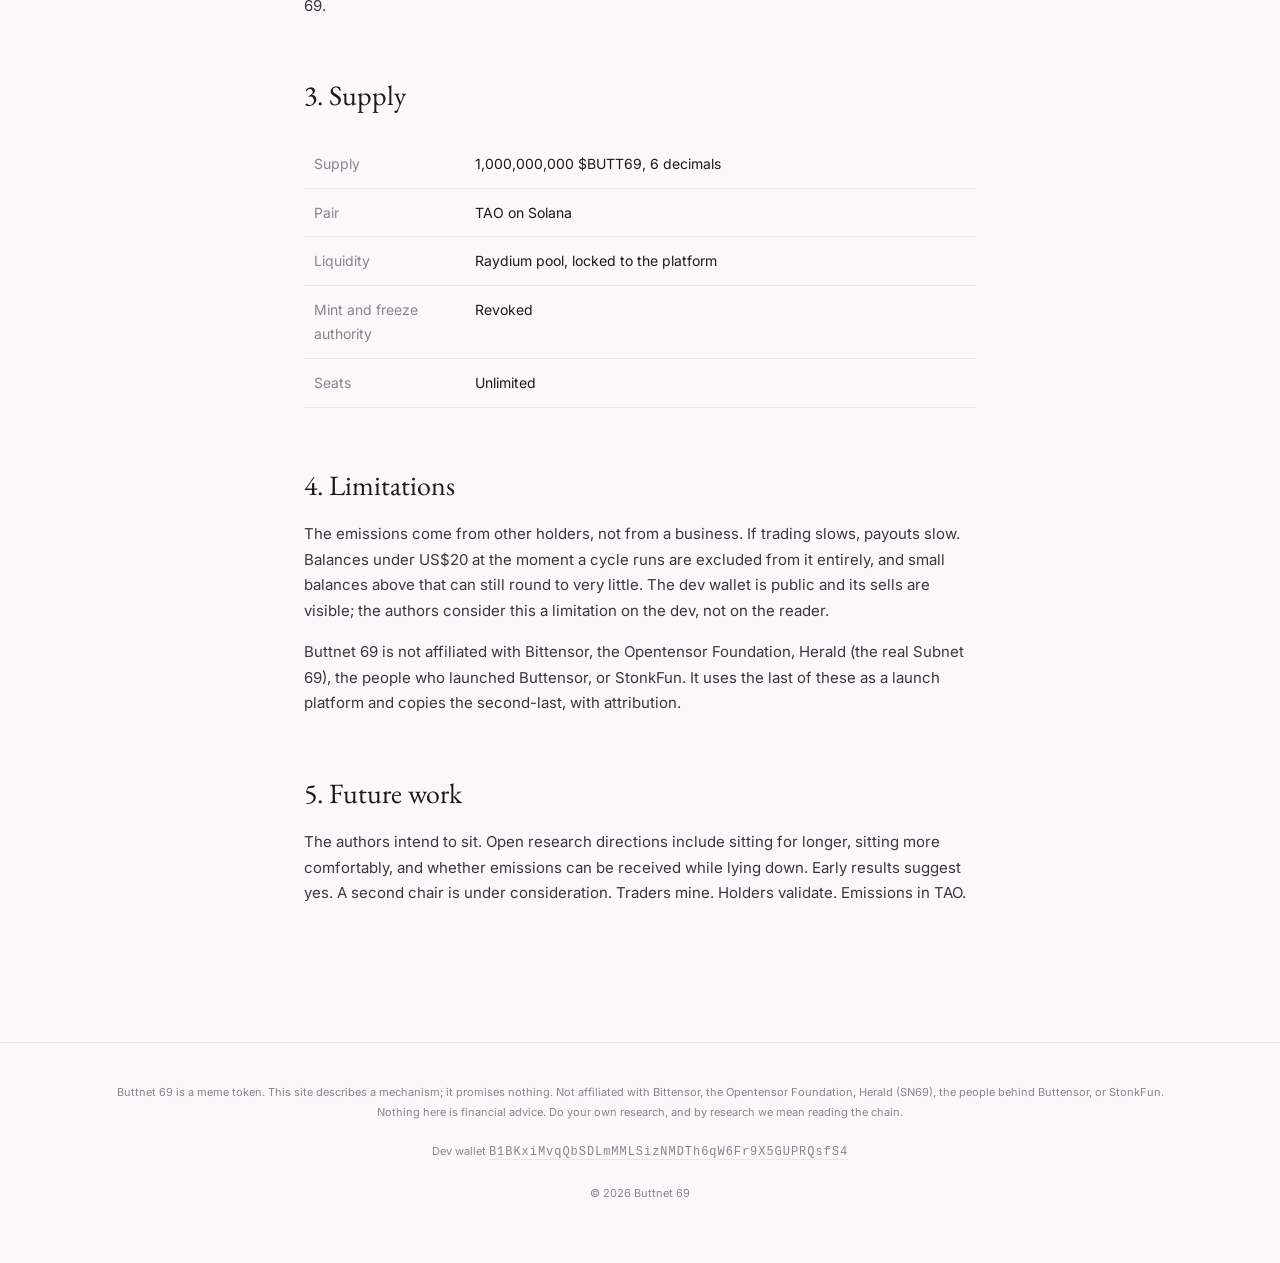
<file: whitepaper.html>
<!doctype html>
<html lang="en">
<head>
<meta charset="utf-8"><meta name="viewport" content="width=device-width, initial-scale=1">
<title>Whitepaper — Buttnet 69</title>
<link rel="icon" href="logo-512.png"><link rel="stylesheet" href="style.css">
</head>
<body>
<main class="page">
  <div class="label kicker">Whitepaper</div>
  <h1>Buttnet 69: Proof-of-Sit Emissions on a Bottom-Weighted Subnet</h1>
  <div class="byline">Version 1.0 — Buttnet Labs (one person, seated)</div>

  <h2>Abstract</h2>
  <p class="lead">We present Buttnet 69, the first buttnet built on Buttensor. Where Buttensor established that a token on Solana could derive value back to Bittensor, Buttnet 69 posits a simple thesis. Commoditised bottom-weighted artificial intelligence.</p>

  <h2>1. Background</h2>
  <p>On 6 September 2026, canonical TAO arrived on Solana as a launchable quote asset. Within the hour, Buttensor had registered against it, graduated its curve in sixty-four seconds, and begun paying its holders in TAO from a 3% transfer tax. Within two days it had distributed over 1,700 TAO across 189,000 payouts.</p>
  <p>The literature on what to do next is thin. Bittensor's own answer to "the base layer works" was subnets. Buttnet 69 adopts this answer wholesale.</p>

  <h2>2. Architecture</h2>
  <h3>2.1 Miners</h3>
  <p>In a Bittensor subnet, miners perform work and are scored for it. In Buttnet 69, the work is standing up. Every transfer of $BUTT69 pays 3%, in and out, on every venue, whether or not the venue agrees. A seller is a validator who stood up, and the network taxes the act of standing because it has the good manners never to tax sitting. Standing up is the only source of emissions the network has. Miners are thanked for their service and invited to sit back down, at 3%.</p>
  <h3>2.2 Validators</h3>
  <p>Validators sit. There is no staking, claiming, registration or immunity period. A wallet that is sitting on $BUTT69 when a reward cycle runs is eligible, and its share of the pot is proportional to how much it is sitting on. Liquidity pools and program-owned accounts are not validators, because they cannot sit.</p>
  <h3>2.3 Emissions</h3>
  <p>The platform that launched the token holds the only key to the tax. On each reward cycle it collects what standing up has raised, converts it to TAO, and hands it to the seated, pro-rata by how much they are sitting on, after a platform fee of approximately 2.5% covering network and distribution costs. A wallet must hold at least US$20 of $BUTT69 at the moment a cycle runs to be included in it. Cycles run when the platform runs them, historically about once an hour, which is also roughly how long a person can sit before something goes numb.</p>
  <h3>2.4 The number</h3>
  <p>69.</p>

  <h2>3. Supply</h2>
  <table>
    <tr><td>Supply</td><td>1,000,000,000 $BUTT69, 6 decimals</td></tr>
    <tr><td>Pair</td><td>TAO on Solana</td></tr>
    <tr><td>Liquidity</td><td>Raydium pool, locked to the platform</td></tr>
    <tr><td>Mint and freeze authority</td><td>Revoked</td></tr>
    <tr><td>Seats</td><td>Unlimited</td></tr>
  </table>

  <h2>4. Limitations</h2>
  <p>The emissions come from other holders, not from a business. If trading slows, payouts slow. Balances under US$20 at the moment a cycle runs are excluded from it entirely, and small balances above that can still round to very little. The dev wallet is public and its sells are visible; the authors consider this a limitation on the dev, not on the reader.</p>
  <p>Buttnet 69 is not affiliated with Bittensor, the Opentensor Foundation, Herald (the real Subnet 69), the people who launched Buttensor, or StonkFun. It uses the last of these as a launch platform and copies the second-last, with attribution.</p>

  <h2>5. Future work</h2>
  <p>The authors intend to sit. Open research directions include sitting for longer, sitting more comfortably, and whether emissions can be received while lying down. Early results suggest yes. A second chair is under consideration. Traders mine. Holders validate. Emissions in TAO.</p>
</main>
<script src="site.js?v=4"></script><script>header("whitepaper");footer();</script>
</body>
</html>
</file>
<file: style.css>
@import url("https://fonts.googleapis.com/css2?family=EB+Garamond:ital,wght@0,400;0,500;1,400&family=Inter:wght@400;500&display=swap");
:root{--bg:#fcf8fa;--bg2:#f7eff3;--ink:#1a1a1a;--mut:#8a8290;--mut2:#b9b0bd;--line:#efe3e9;--pink:#d63c7c;--pink-soft:rgba(214,60,124,.12);--mono:ui-monospace,SFMono-Regular,Menlo,Monaco,Consolas,monospace;--serif:"EB Garamond",Georgia,"Times New Roman",serif;--sans:Inter,-apple-system,BlinkMacSystemFont,"Segoe UI",sans-serif}
*{box-sizing:border-box}html{scroll-behavior:smooth}
body{margin:0;background:var(--bg);color:var(--ink);font-family:var(--sans);font-size:15px;line-height:1.7;-webkit-font-smoothing:antialiased}
a{color:inherit;text-decoration:none}
.serif{font-family:var(--serif)}
.label{font-size:10px;letter-spacing:.25em;text-transform:uppercase;color:var(--mut);font-family:var(--sans)}
.mono{font-family:var(--mono);font-size:12px;letter-spacing:.08em}
/* header */
.hdr{position:fixed;top:0;left:0;right:0;z-index:20;display:flex;align-items:center;justify-content:space-between;padding:18px 28px;background:rgba(252,248,250,.82);backdrop-filter:blur(6px);border-bottom:1px solid transparent}
.hdr.solid{border-bottom-color:var(--line)}
.hdr .wordmark{font-family:var(--serif);font-size:20px;letter-spacing:.02em}
.hdr .wordmark span{color:var(--pink)}
.hdr nav{display:flex;gap:26px}
.hdr nav a{font-size:10px;letter-spacing:.2em;text-transform:uppercase;color:var(--mut);transition:color .2s}
.hdr nav a:hover,.hdr nav a.on{color:var(--ink)}
.hdr .right{display:flex;align-items:center;gap:18px}
.pill{font-family:var(--mono);font-size:11px;letter-spacing:.06em;color:var(--mut);border:1px solid var(--line);border-radius:999px;padding:5px 11px;background:#fff}
.pill b{color:var(--ink);font-weight:500}
.ico{width:16px;height:16px;fill:var(--mut);transition:fill .2s}.ico:hover{fill:var(--ink)}
.burger{display:none}
@media(max-width:820px){.hdr{flex-wrap:wrap;padding:12px 16px;gap:8px}.hdr nav{order:3;width:100%;gap:16px;overflow-x:auto;white-space:nowrap;padding-bottom:2px}.pill{display:none}}
@media(max-width:820px){.page{padding-top:150px}}
/* page */
.page{max-width:720px;margin:0 auto;padding:140px 24px 120px}
.page h1{font-family:var(--serif);font-weight:400;font-size:44px;line-height:1.15;margin:0 0 10px}
.page h2{font-family:var(--serif);font-weight:400;font-size:28px;margin:54px 0 12px}
.page h3{font-family:var(--serif);font-weight:500;font-size:20px;margin:30px 0 6px}
.page p{margin:0 0 16px;color:#3a3540}
.page p.lead{font-family:var(--serif);font-size:20px;color:var(--ink)}
.page .kicker{margin-bottom:18px}
.page .byline{font-size:11px;letter-spacing:.15em;text-transform:uppercase;color:var(--mut2);margin-bottom:44px}
.page hr{border:0;border-top:1px solid var(--line);margin:48px 0}
.page ul{padding-left:18px;color:#3a3540}.page li{margin-bottom:6px}
.box{background:#fff;border:1px solid var(--line);border-radius:10px;padding:20px 22px;margin:22px 0}
.box.pink{background:var(--bg2);border-color:#f1d7e2}
code,.code{font-family:var(--mono);font-size:12px;background:#f4eef1;padding:2px 6px;border-radius:4px;color:#5a4a55}
table{width:100%;border-collapse:collapse;margin:20px 0;font-size:14px}
th,td{text-align:left;vertical-align:top;padding:12px 10px;border-bottom:1px solid var(--line)}
th{font-size:10px;letter-spacing:.2em;text-transform:uppercase;color:var(--mut);font-weight:500}
td:first-child{color:var(--mut);width:24%}
.btn{display:inline-flex;align-items:center;gap:10px;padding:11px 22px;border:1px solid rgba(26,26,26,.18);font-size:10px;letter-spacing:.22em;text-transform:uppercase;transition:all .25s;background:transparent}
.btn:hover{border-color:var(--ink)}
.btn.pink{border-color:var(--pink);color:var(--pink)}.btn.pink:hover{background:var(--pink);color:#fff}
.btnrow{display:flex;gap:12px;flex-wrap:wrap;margin-top:26px}
.fine{font-size:12px;color:var(--mut)}
.ftr{border-top:1px solid var(--line);padding:40px 28px 60px;text-align:center;color:var(--mut);font-size:11px;line-height:1.8}
.ftr a{border-bottom:1px solid var(--line)}
/* timeline */
.tl{position:relative;padding-left:26px}.tl:before{content:"";position:absolute;left:7px;top:6px;bottom:6px;width:1px;background:var(--line)}
.tl .it{position:relative;margin-bottom:34px}
.tl .it:before{content:"";position:absolute;left:-26px;top:5px;width:13px;height:13px;border-radius:50%;border:2px solid var(--pink);background:var(--bg)}
.tl .it.done:before{background:var(--pink)}
.tl .it.todo:before{border-color:var(--mut2)}
.tl .d{font-size:10px;letter-spacing:.2em;text-transform:uppercase;color:var(--mut2);margin-bottom:4px}
.tl .t{font-family:var(--serif);font-size:19px;margin-bottom:4px}
/* dark (lore) */
body.dark{background:#0a0608;color:#f1e9ee}
body.dark .hdr{background:rgba(10,6,8,.8)}body.dark .hdr.solid{border-bottom-color:#241a20}
body.dark .hdr .wordmark{color:#f1e9ee}body.dark .hdr nav a{color:#7d6f78}body.dark .hdr nav a:hover,body.dark .hdr nav a.on{color:#f1e9ee}
body.dark .pill{background:#150d12;border-color:#2a1c24;color:#9c8a95}body.dark .pill b{color:#f1e9ee}
body.dark .ico{fill:#7d6f78}body.dark .ico:hover{fill:#f1e9ee}
body.dark .page p{color:#bcaeb6}body.dark .page p.lead{color:#f1e9ee}
body.dark .page h2{color:#f1e9ee}body.dark .page hr{border-color:#241a20}
body.dark .ftr{border-color:#241a20;color:#6b5f66}body.dark .ftr a{border-color:#2a1c24}
body.dark .label{color:#8d6f80}
.amb{position:absolute;border-radius:50%;pointer-events:none;filter:blur(60px);background:radial-gradient(closest-side,rgba(214,60,124,.28),transparent)}
.glow{text-shadow:0 0 40px rgba(214,60,124,.25),0 0 80px rgba(214,60,124,.1)}
</file>
